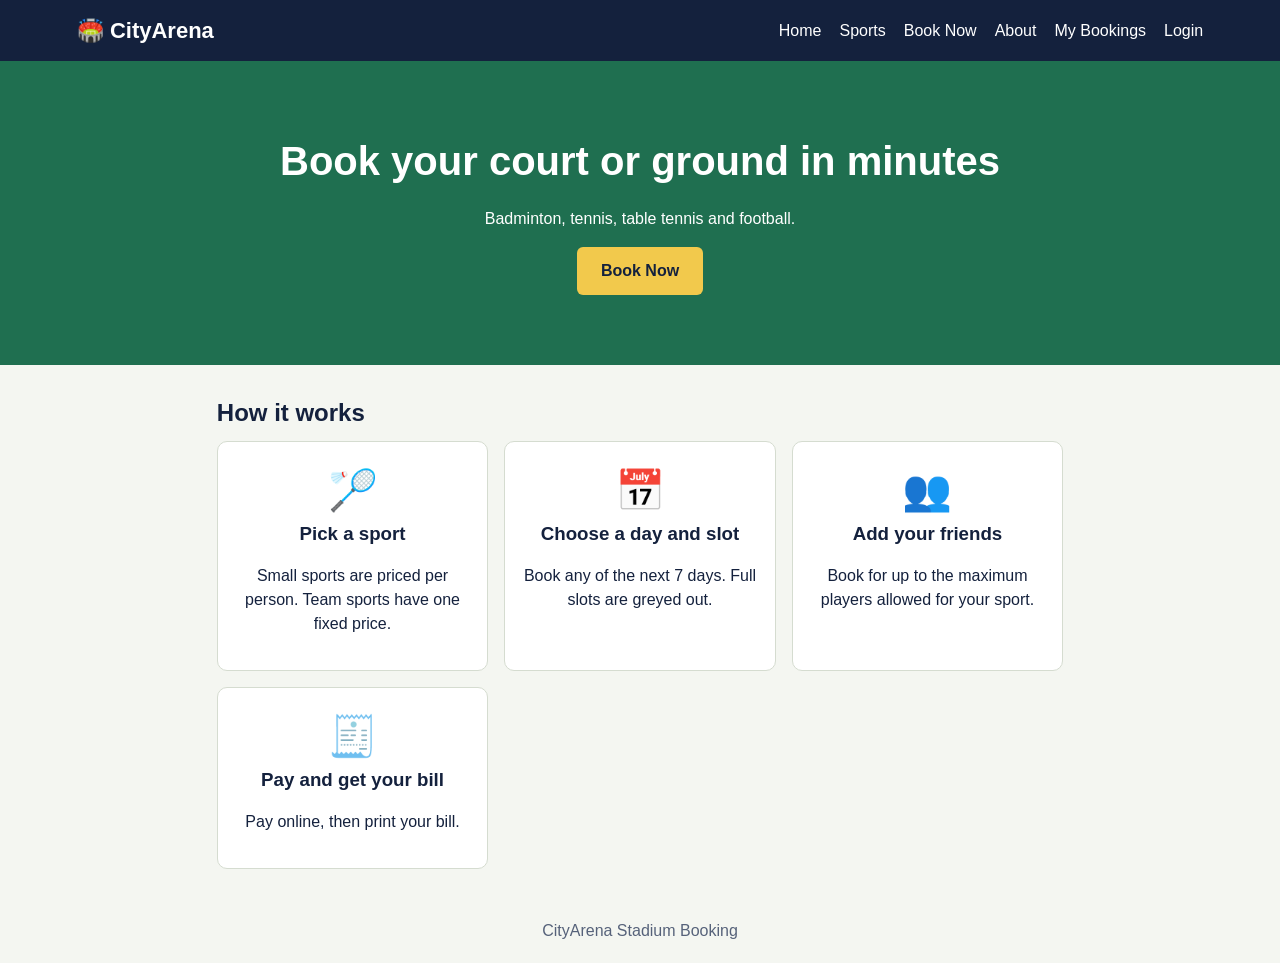
<file: frontend/index.html>
<!DOCTYPE html>
<html lang="en">
<head>
  <meta charset="UTF-8">
  <meta name="viewport" content="width=device-width, initial-scale=1">
  <title>CityArena – Home</title>
  <link rel="stylesheet" href="css/style.css">
</head>
<body>
  <header id="siteHeader"></header>
  <section class="hero">
    <h1>Book your court or ground in minutes</h1>
    <p>Badminton, tennis, table tennis and football.</p>
    <a class="btn" href="booking.html">Book Now</a>
  </section>
  <div class="container">
    <h2>How it works</h2>
    <div class="cards">
      <div class="card"><div class="icon">🏸</div><h3>Pick a sport</h3><p>Small sports are priced per person. Team sports have one fixed price.</p></div>
      <div class="card"><div class="icon">📅</div><h3>Choose a day and slot</h3><p>Book any of the next 7 days. Full slots are greyed out.</p></div>
      <div class="card"><div class="icon">👥</div><h3>Add your friends</h3><p>Book for up to the maximum players allowed for your sport.</p></div>
      <div class="card"><div class="icon">🧾</div><h3>Pay and get your bill</h3><p>Pay online, then print your bill.</p></div>
    </div>
  </div>
  <footer>CityArena Stadium Booking</footer>
  <script src="js/data.js"></script>
  <script src="js/script.js"></script>
</body>
</html>
</file>
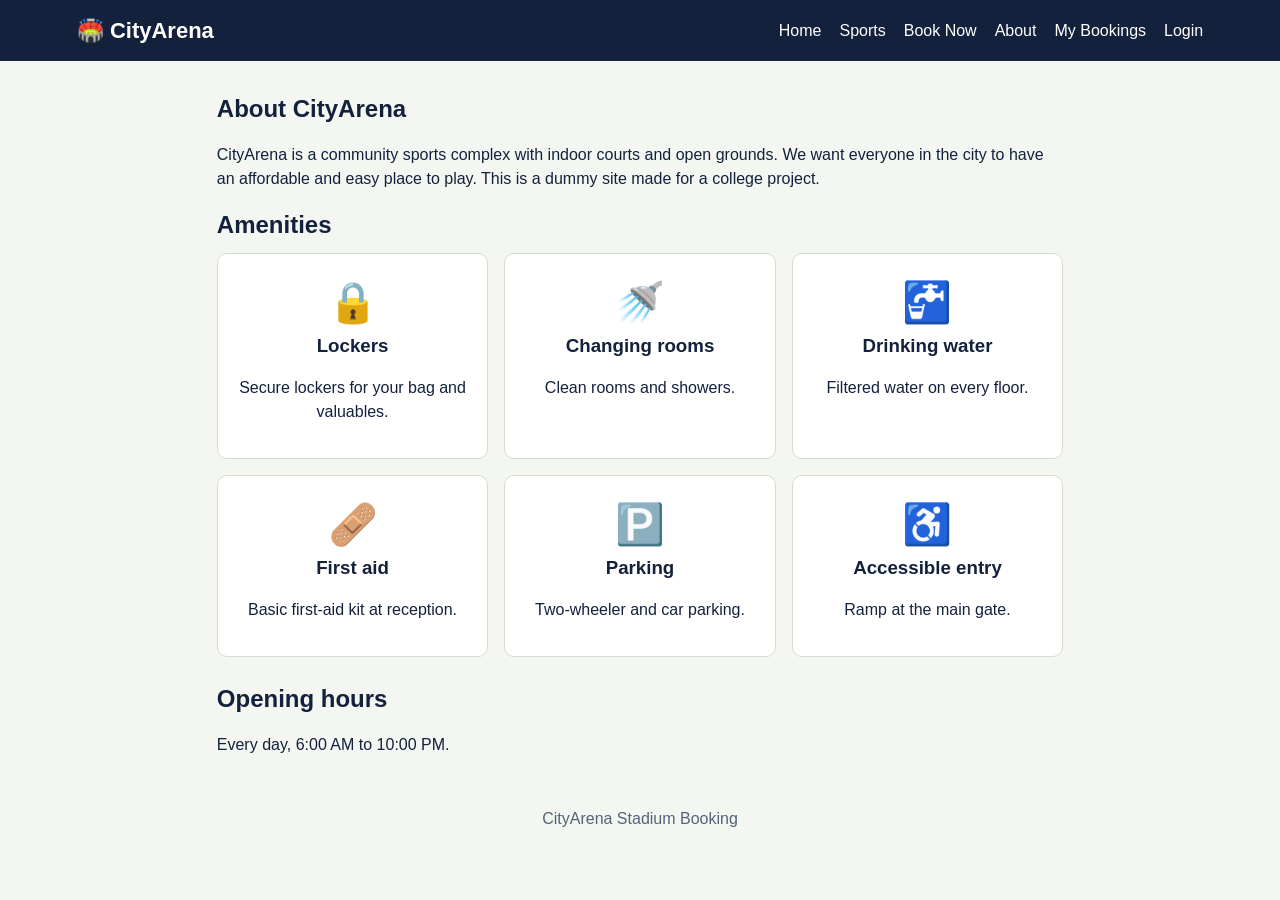
<file: frontend/about.html>
<!DOCTYPE html>
<html lang="en">
<head>
  <meta charset="UTF-8">
  <meta name="viewport" content="width=device-width, initial-scale=1">
  <title>CityArena – About</title>
  <link rel="stylesheet" href="css/style.css">
</head>
<body>
  <header id="siteHeader"></header>
  <div class="container">
    <h2>About CityArena</h2>
    <p>CityArena is a community sports complex with indoor courts and open grounds. We want everyone in the city to have an affordable and easy place to play. This is a dummy site made for a college project.</p>
    <h2>Amenities</h2>
    <div class="cards">
      <div class="card"><div class="icon">🔒</div><h3>Lockers</h3><p>Secure lockers for your bag and valuables.</p></div>
      <div class="card"><div class="icon">🚿</div><h3>Changing rooms</h3><p>Clean rooms and showers.</p></div>
      <div class="card"><div class="icon">🚰</div><h3>Drinking water</h3><p>Filtered water on every floor.</p></div>
      <div class="card"><div class="icon">🩹</div><h3>First aid</h3><p>Basic first-aid kit at reception.</p></div>
      <div class="card"><div class="icon">🅿️</div><h3>Parking</h3><p>Two-wheeler and car parking.</p></div>
      <div class="card"><div class="icon">♿</div><h3>Accessible entry</h3><p>Ramp at the main gate.</p></div>
    </div>
    <h2 style="margin-top:24px">Opening hours</h2>
    <p>Every day, 6:00 AM to 10:00 PM.</p>
  </div>
  <footer>CityArena Stadium Booking</footer>
  <script src="js/data.js"></script>
  <script src="js/script.js"></script>
</body>
</html>
</file>
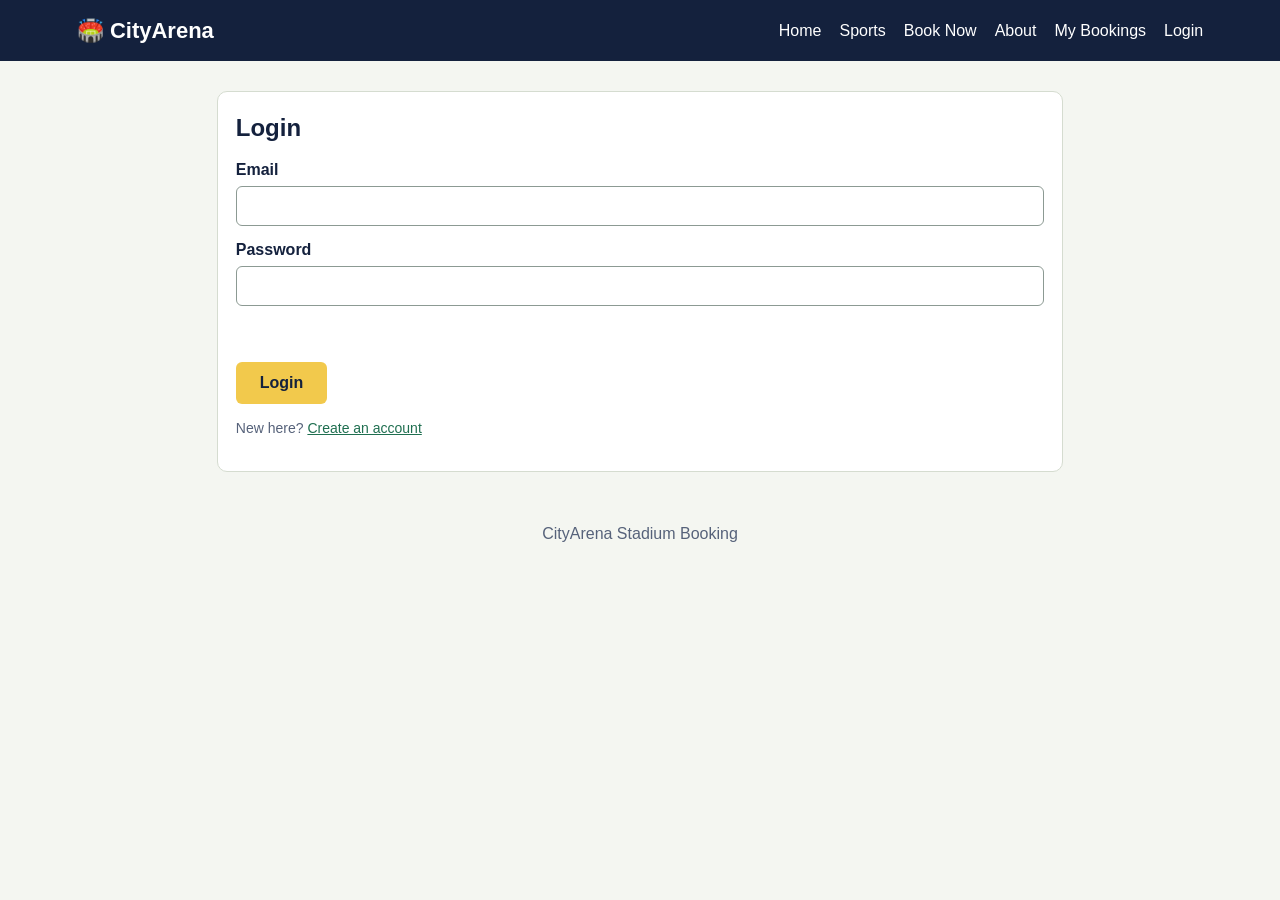
<file: frontend/bill.html>
<!DOCTYPE html>
<html lang="en">
<head>
  <meta charset="UTF-8">
  <meta name="viewport" content="width=device-width, initial-scale=1">
  <title>CityArena – Your Bill</title>
  <link rel="stylesheet" href="css/style.css">
</head>
<body>
  <header id="siteHeader"></header>
  <div class="container" id="billBox"></div>
  <footer>CityArena Stadium Booking</footer>
  <script src="js/data.js"></script>
  <script src="js/script.js"></script>
  <script src="js/pages.js"></script>
</body>
</html>
</file>
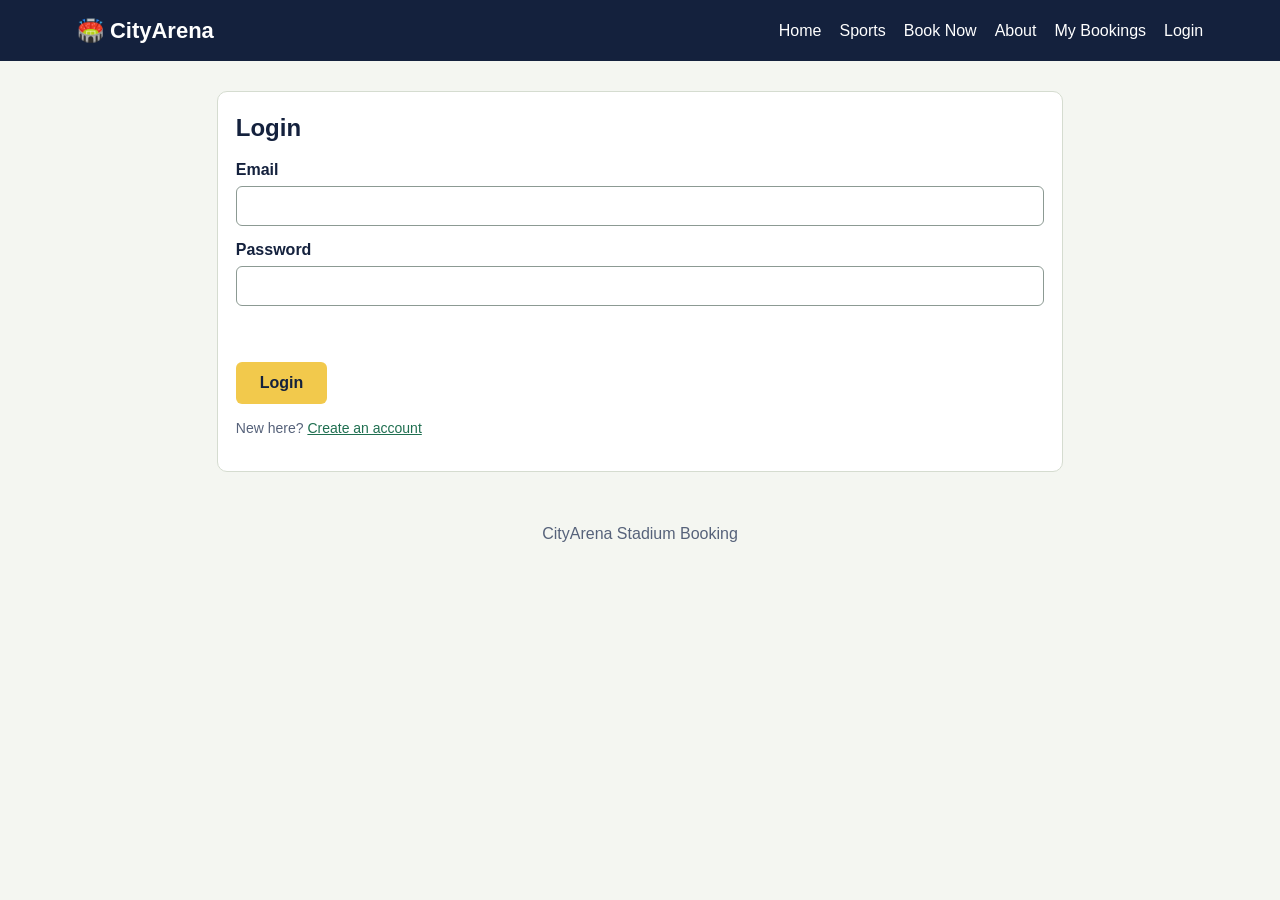
<file: frontend/booking.html>
<!DOCTYPE html>
<html lang="en">
<head>
  <meta charset="UTF-8">
  <meta name="viewport" content="width=device-width, initial-scale=1">
  <title>CityArena – Book Now</title>
  <link rel="stylesheet" href="css/style.css">
</head>
<body>
  <header id="siteHeader"></header>
  <div class="container" id="bookingPage">
    <h2>Book a slot</h2>

    <div id="stepBook">
      <section class="panel"><h3>1. Choose a sport</h3><div class="chips" id="sportChoice"></div></section>
      <section class="panel"><h3>2. Choose a day</h3>
        <p class="hint">You can book up to 7 days from today.</p>
        <div class="chips" id="dayChoice"></div></section>
      <section class="panel"><h3>3. Choose a time slot</h3><div class="chips" id="slotGrid"></div></section>
      <section class="panel"><h3>4. Players</h3>
        <div id="peopleBox" hidden>
          <label for="people">Number of people (including you)</label>
          <select id="people"></select>
          <p class="hint" id="maxNote"></p>
          <div id="friends"></div>
        </div>
        <p class="hint" id="fixedNote" hidden></p>
        <p class="hint" id="playersHint">Choose a sport and slot first.</p>
      </section>
      <section class="panel"><h3>5. Your details</h3>
        <label for="name">Full name</label><input id="name" type="text">
        <label for="phone">Mobile number</label><input id="phone" type="text" maxlength="10">
        <label for="email">Email (your account email)</label><input id="email" type="email" readonly>
      </section>
      <p class="price" id="priceBox"></p>
      <p class="error" id="msg"></p>
      <button class="btn" id="toPay" type="button">Proceed to payment</button>
    </div>

    <div id="stepPay" hidden>
      <section class="panel">
        <h3>Payment</h3>
        <div class="summary" id="paySummary"></div>
        <div class="pay-options">
          <label><input type="radio" name="pay" value="UPI" checked>UPI</label>
          <label><input type="radio" name="pay" value="Card">Card</label>
          <label><input type="radio" name="pay" value="Net banking">Net banking</label>
        </div>
        <div id="payUPI"><label for="upiId">UPI ID</label><input id="upiId" placeholder="name@bank"></div>
        <div id="payCard" hidden>
          <label for="cardNo">Card number</label><input id="cardNo" inputmode="numeric" placeholder="16 digits">
          <label for="cardExp">Expiry (MM/YY)</label><input id="cardExp" placeholder="08/29">
          <label for="cardCvv">CVV</label><input id="cardCvv" inputmode="numeric" maxlength="3">
        </div>
        <div id="payNet" hidden>
          <label for="bank">Bank</label>
          <select id="bank"><option value="">Choose bank</option><option>State Bank of India</option><option>HDFC Bank</option><option>ICICI Bank</option><option>Axis Bank</option></select>
        </div>
        <p class="hint">Practice site: no real money is charged. Do not enter real card details.</p>
        <p class="error" id="payMsg"></p>
        <div class="actions">
          <button class="btn btn-secondary" id="backBtn" type="button">Back</button>
          <button class="btn" id="payBtn" type="button">Pay</button>
        </div>
      </section>
    </div>
  </div>
  <footer>CityArena Stadium Booking</footer>
  <script src="js/data.js"></script>
  <script src="js/script.js"></script>
  <script src="js/booking.js"></script>
</body>
</html>
</file>
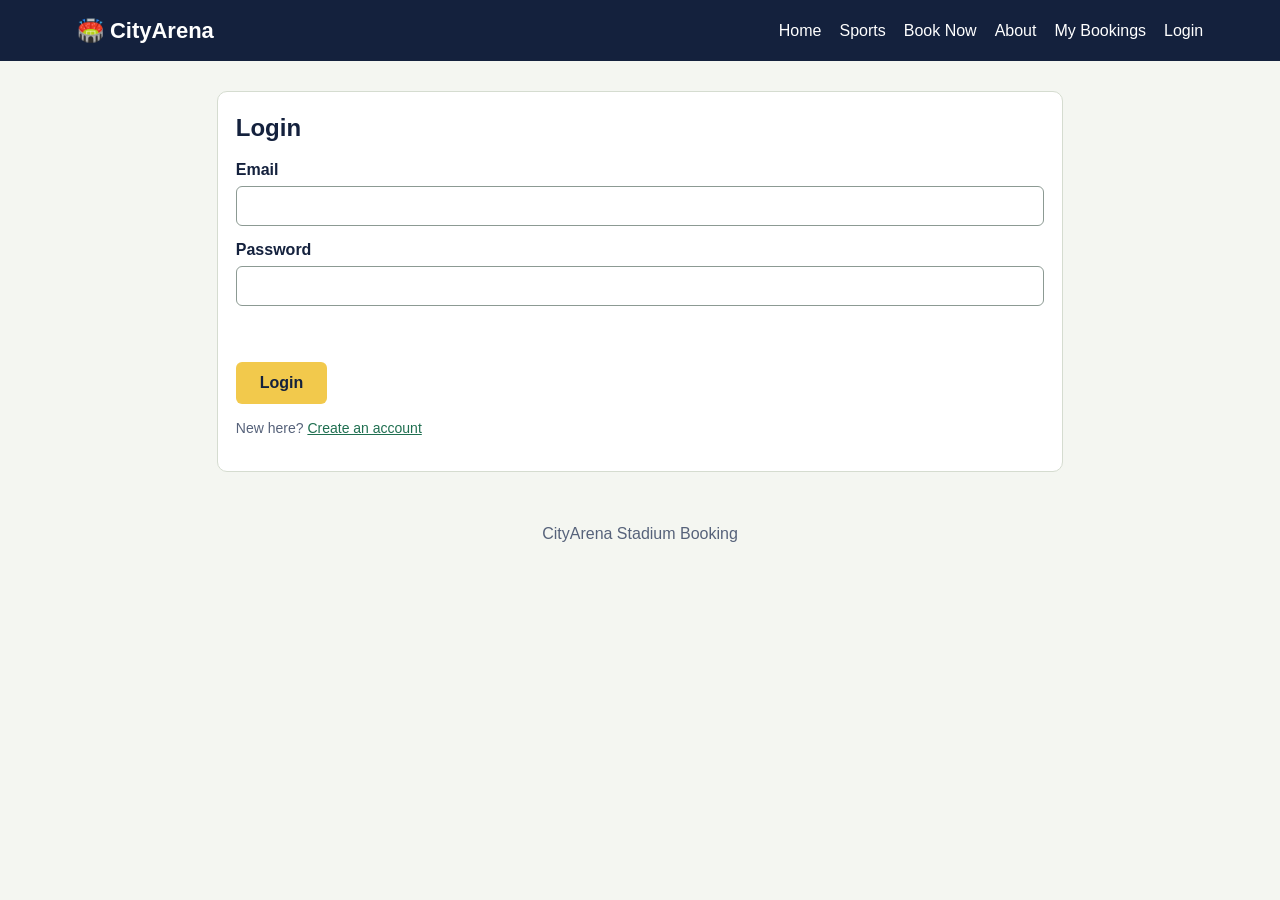
<file: frontend/login.html>
<!DOCTYPE html>
<html lang="en">
<head>
  <meta charset="UTF-8">
  <meta name="viewport" content="width=device-width, initial-scale=1">
  <title>CityArena – Login</title>
  <link rel="stylesheet" href="css/style.css">
</head>
<body>
  <header id="siteHeader"></header>
  <div class="container">

    <section class="panel" id="loginBox">
      <h2>Login</h2>
      <label for="loginEmail">Email</label><input id="loginEmail" type="email">
      <label for="loginPassword">Password</label><input id="loginPassword" type="password">
      <p class="error" id="loginMsg"></p>
      <button class="btn" id="loginBtn" type="button">Login</button>
      <p class="hint">New here? <a href="#" id="showRegister">Create an account</a></p>
    </section>

    <section class="panel" id="registerBox" hidden>
      <h2>Create account</h2>
      <label for="regName">Full name</label><input id="regName" type="text">
      <label for="regPhone">Mobile number</label><input id="regPhone" type="text" maxlength="10">
      <label for="regEmail">Email</label><input id="regEmail" type="email">
      <label for="regPassword">Password (at least 6 characters)</label><input id="regPassword" type="password">
      <p class="error" id="regMsg"></p>
      <button class="btn" id="registerBtn" type="button">Register</button>
      <p class="hint">Already have an account? <a href="#" id="showLogin">Login</a></p>
    </section>

  </div>
  <footer>CityArena Stadium Booking</footer>
  <script src="js/data.js"></script>
  <script src="js/script.js"></script>
  <script src="js/login.js"></script>
</body>
</html>
</file>
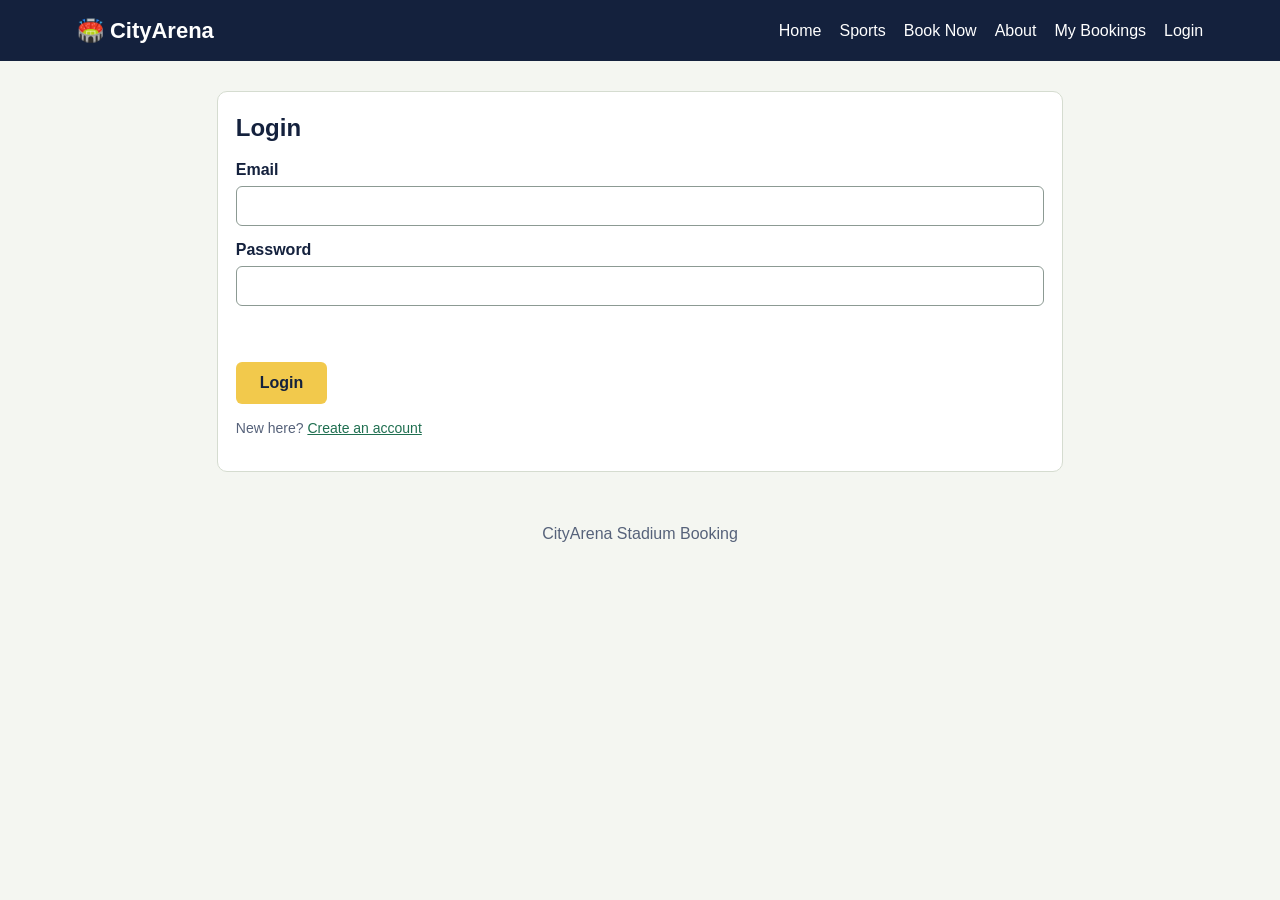
<file: frontend/mybookings.html>
<!DOCTYPE html>
<html lang="en">
<head>
  <meta charset="UTF-8">
  <meta name="viewport" content="width=device-width, initial-scale=1">
  <title>CityArena – My Bookings</title>
  <link rel="stylesheet" href="css/style.css">
</head>
<body>
  <header id="siteHeader"></header>
  <div class="container">
    <h2>My bookings</h2>
    <div class="table-scroll">
      <table>
        <thead><tr><th>Ref</th><th>Sport</th><th>When</th><th>Players</th><th>Total</th><th>Bill</th><th></th></tr></thead>
        <tbody id="bookingRows"></tbody>
      </table>
    </div>
  </div>
  <footer>CityArena Stadium Booking</footer>
  <script src="js/data.js"></script>
  <script src="js/script.js"></script>
  <script src="js/pages.js"></script>
</body>
</html>
</file>
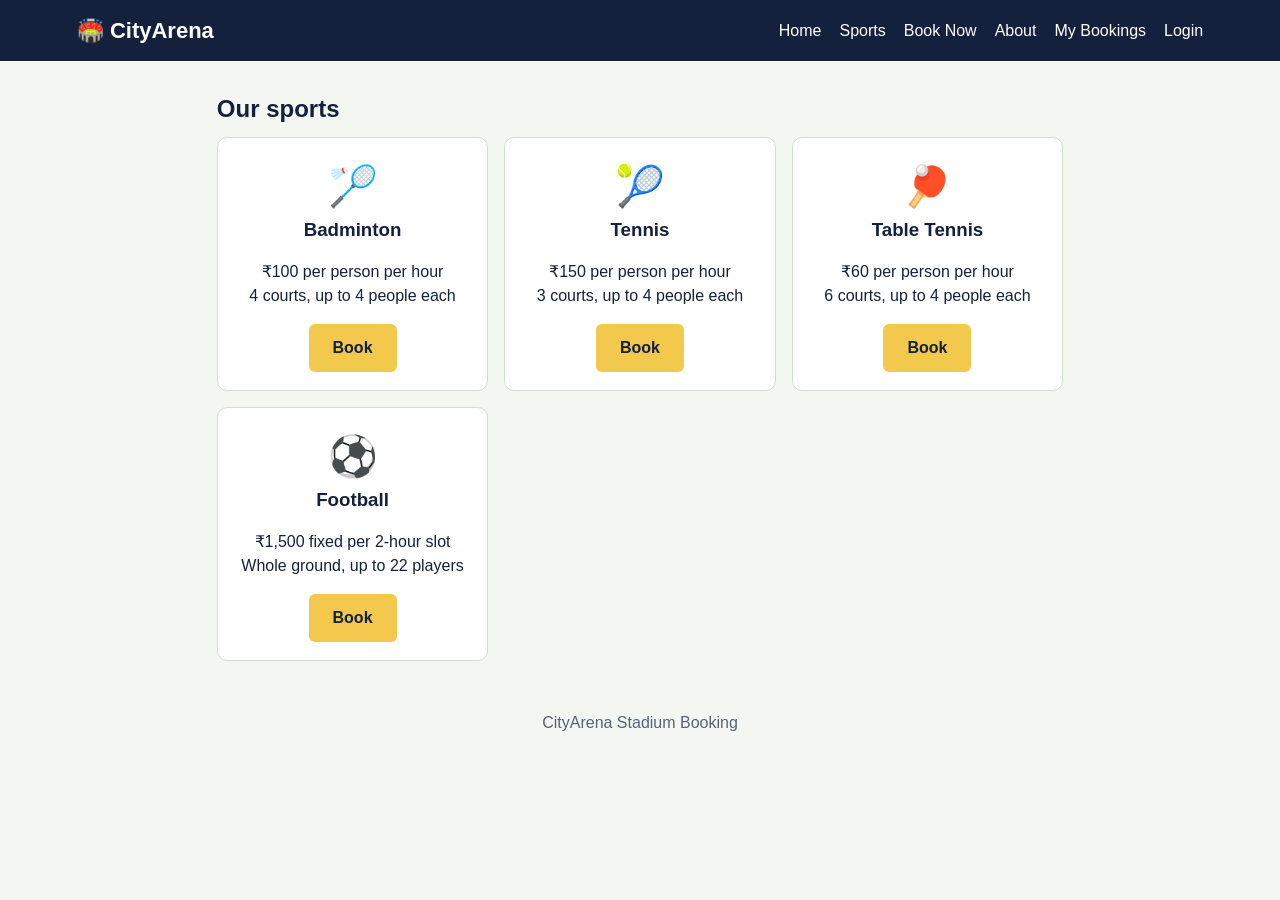
<file: frontend/sports.html>
<!DOCTYPE html>
<html lang="en">
<head>
  <meta charset="UTF-8">
  <meta name="viewport" content="width=device-width, initial-scale=1">
  <title>CityArena – Sports</title>
  <link rel="stylesheet" href="css/style.css">
</head>
<body>
  <header id="siteHeader"></header>
  <div class="container">
    <h2>Our sports</h2>
    <div class="cards" id="sportsList"></div>
  </div>
  <footer>CityArena Stadium Booking</footer>
  <script src="js/data.js"></script>
  <script src="js/script.js"></script>
  <script src="js/pages.js"></script>
</body>
</html>
</file>
<file: frontend/css/style.css>
:root {
  --navy: #14213d;
  --green: #1f6f50;
  --green-tint: #e6f2ec;
  --yellow: #f2c94c;
  --yellow-dark: #e0b73a;
  --danger: #c0392b;
  --bg: #f4f6f1;
  --surface: #ffffff;
  --soft: #f1f5ee;
  --secondary: #dfe5da;
  --disabled: #eeeeee;
  --border: #d5dcd0;
  --input-border: #8c9a93;
  --muted: #56627a;
  --white: #ffffff;
}

* {
  box-sizing: border-box;
}

body {
  margin: 0;
  font-family: Arial, sans-serif;
  background: var(--bg);
  color: var(--navy);
  line-height: 1.5;
}

h2, h3 {
  margin: 0 0 10px;
}

a {
  color: var(--green);
}

header {
  background: var(--navy);
  padding: 12px 5%;
  display: flex;
  flex-direction: column;
  align-items: center;
  gap: 8px;
}

.logo {
  color: var(--white);
  font-size: 20px;
  font-weight: bold;
  text-decoration: none;
}

nav {
  display: flex;
  flex-wrap: wrap;
  justify-content: center;
  text-align: center;
  gap: 6px 16px;
}

nav a {
  color: var(--white);
  text-decoration: none;
  overflow-wrap: anywhere;
}

nav a:hover {
  text-decoration: underline;
}

.hero {
  background: var(--green);
  color: var(--white);
  text-align: center;
  padding: 40px 5%;
}

.hero h1 {
  font-size: 28px;
  margin: 0 0 10px;
}

.container {
  max-width: 1000px;
  margin: 20px auto;
  padding: 0 5%;
}

.cards {
  display: grid;
  grid-template-columns: 1fr;
  gap: 16px;
}

.card {
  background: var(--surface);
  border: 1px solid var(--border);
  border-radius: 10px;
  padding: 18px;
  text-align: center;
}

.card .icon {
  font-size: 40px;
}

.btn {
  display: inline-block;
  background: var(--yellow);
  color: var(--navy);
  padding: 12px 24px;
  border: 0;
  border-radius: 6px;
  font-size: 16px;
  font-weight: bold;
  text-decoration: none;
  text-align: center;
  cursor: pointer;
}

.btn:hover {
  background: var(--yellow-dark);
}

.btn:disabled {
  opacity: 0.5;
  cursor: not-allowed;
}

.btn-secondary {
  background: var(--secondary);
}

.btn-danger {
  background: var(--danger);
  color: var(--white);
  border: 0;
  padding: 8px 12px;
  border-radius: 4px;
  cursor: pointer;
}

.actions {
  display: flex;
  flex-direction: column;
  gap: 10px;
  margin-top: 16px;
}

.panel {
  background: var(--surface);
  border: 1px solid var(--border);
  border-radius: 10px;
  padding: 16px;
  margin-bottom: 16px;
}

.chips {
  display: grid;
  grid-template-columns: repeat(2, 1fr);
  gap: 10px;
}

.chip {
  display: flex;
  flex-direction: column;
  gap: 2px;
  text-align: left;
  font: inherit;
  color: var(--navy);
  background: var(--surface);
  border: 2px solid var(--border);
  border-radius: 10px;
  padding: 10px;
  cursor: pointer;
}

.chip span {
  font-size: 13px;
  color: var(--muted);
}

.chip-icon {
  font-size: 24px;
}

.chip[aria-pressed="true"] {
  border-color: var(--green);
  background: var(--green-tint);
}

.chip:disabled {
  opacity: 0.5;
  background: var(--disabled);
  cursor: not-allowed;
}

label {
  display: block;
  margin-top: 12px;
  font-weight: bold;
}

input,
select {
  width: 100%;
  padding: 10px;
  margin-top: 4px;
  font-size: 16px;
  border: 1px solid var(--input-border);
  border-radius: 6px;
}

input[type="radio"] {
  width: auto;
  margin-right: 6px;
}

.pay-options label {
  display: inline-block;
  margin-right: 20px;
}

.hint {
  color: var(--muted);
  font-size: 14px;
}

.price {
  font-size: 18px;
  font-weight: bold;
}

.error {
  color: var(--danger);
  font-weight: bold;
  min-height: 24px;
}

.summary {
  background: var(--soft);
  border-radius: 8px;
  padding: 10px 16px;
  margin-bottom: 10px;
}

.summary .total {
  font-size: 20px;
  font-weight: bold;
}

.table-scroll {
  overflow-x: auto;
}

.table-scroll table {
  min-width: 600px;
}

table {
  width: 100%;
  border-collapse: collapse;
  background: var(--surface);
}

th,
td {
  padding: 10px;
  border: 1px solid var(--border);
  text-align: left;
}

th {
  background: var(--navy);
  color: var(--white);
}

.invoice {
  background: var(--surface);
  border: 1px solid var(--border);
  border-radius: 10px;
  padding: 16px;
  max-width: 600px;
}

.ref {
  font-size: 20px;
  font-weight: bold;
  color: var(--green);
  overflow-wrap: anywhere;
}

.bill-table td:first-child {
  font-weight: bold;
  width: 35%;
}

.bill-table td {
  overflow-wrap: anywhere;
}

.bill-table .grand td {
  font-size: 18px;
  background: var(--soft);
}

footer {
  text-align: center;
  padding: 20px;
  color: var(--muted);
}

@media (min-width: 768px) {
  header {
    flex-direction: row;
    justify-content: space-between;
    align-items: center;
    flex-wrap: wrap;
    padding: 14px 6%;
    gap: 10px;
  }

  .logo {
    font-size: 22px;
  }

  nav {
    justify-content: flex-end;
    text-align: left;
    gap: 6px 18px;
  }

  .hero {
    padding: 70px 6%;
  }

  .hero h1 {
    font-size: 40px;
  }

  .container {
    margin: 30px auto;
    padding: 0 6%;
  }

  .cards {
    grid-template-columns: repeat(auto-fit, minmax(210px, 1fr));
  }

  .chips {
    grid-template-columns: repeat(auto-fill, minmax(135px, 1fr));
  }

  .actions {
    flex-direction: row;
    flex-wrap: wrap;
  }

  .panel {
    padding: 18px;
  }

  .invoice {
    padding: 24px;
  }

  .ref {
    font-size: 22px;
  }

  .btn-danger {
    padding: 6px 12px;
  }
}

@media print {
  header,
  footer,
  .actions,
  .hint {
    display: none;
  }
}
</file>
